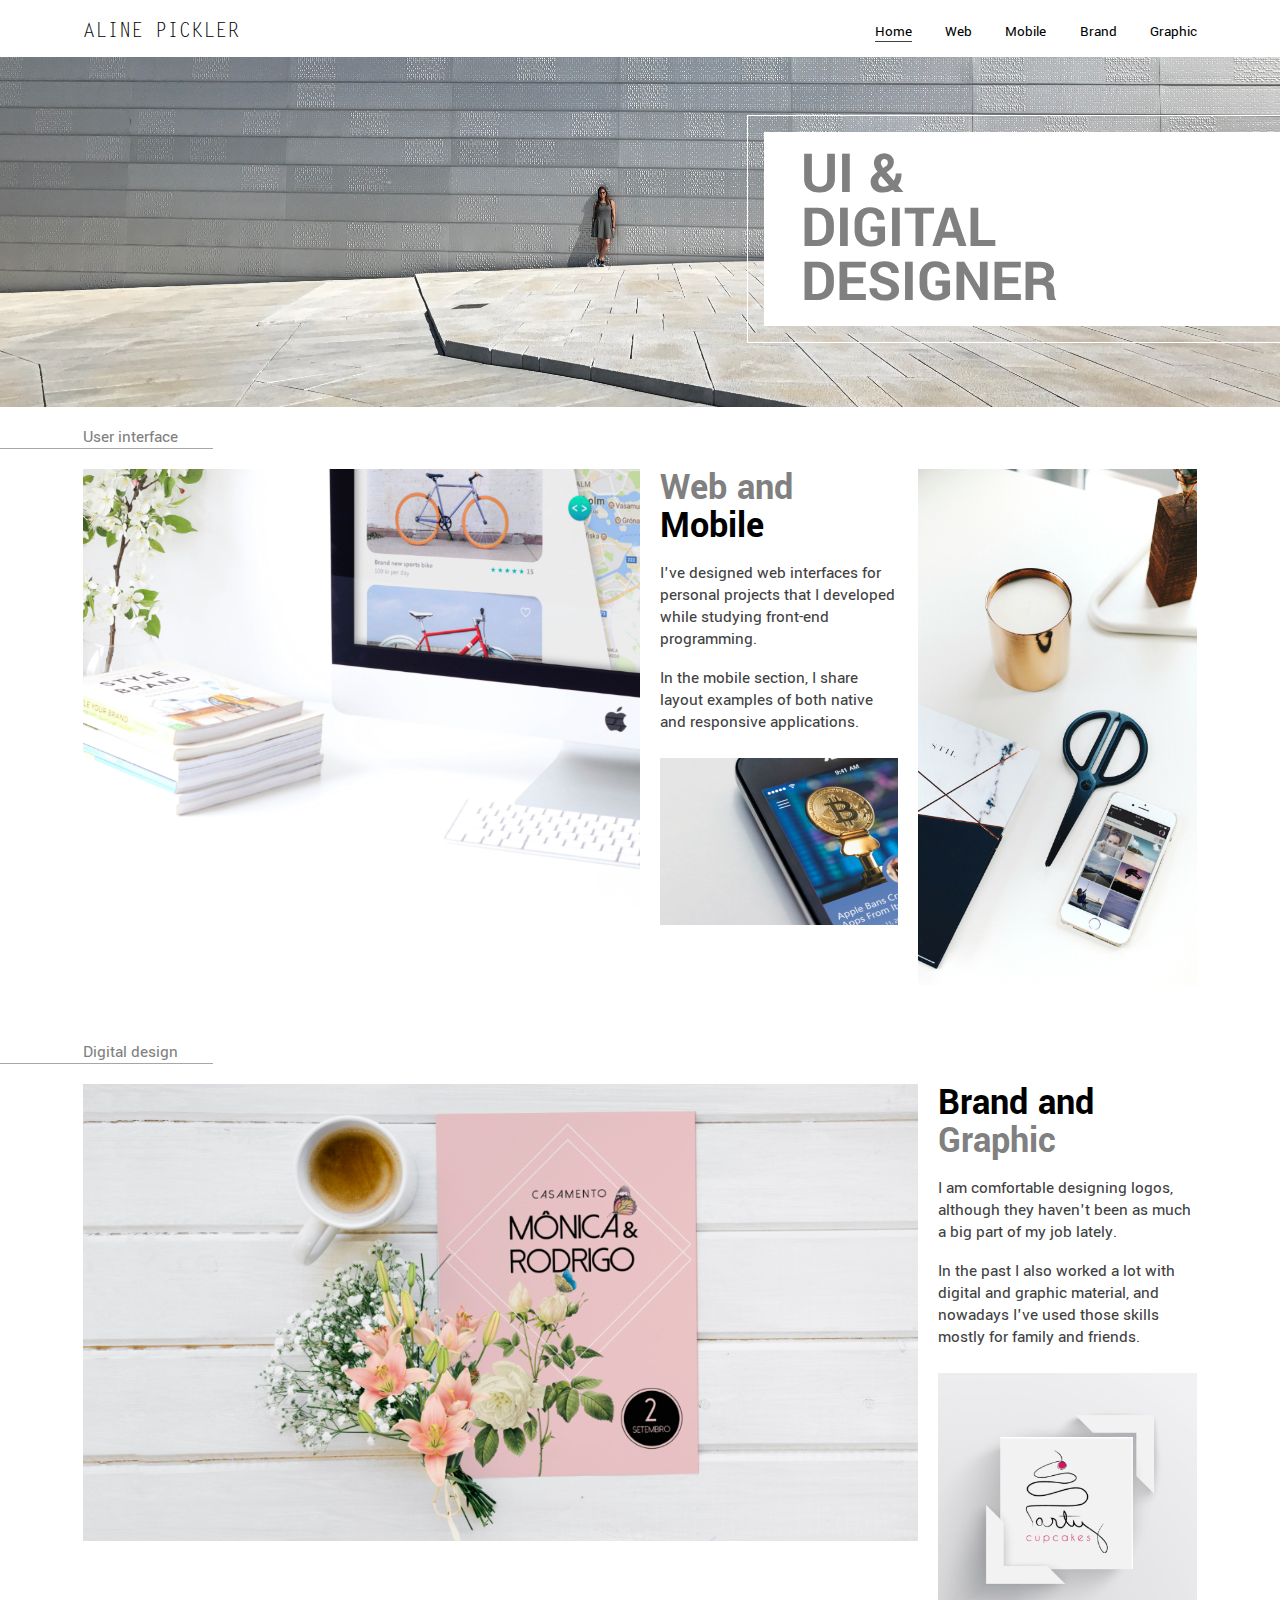
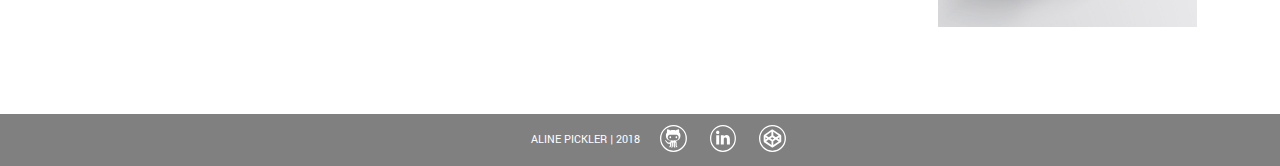
<file: index.html>
<!DOCTYPE html>
<meta charset="utf-8">
<meta name="viewport" content="width=device-width, initial-scale=1.0">

<title>Aline Pickler</title>
<link rel="icon" type="image/png" href="images/index/heart.png" sizes="16x16">

<link rel="stylesheet" href="css/common.css">
<link rel="stylesheet" href="css/menu-mobile.css">
<link rel="stylesheet" href="css/index.css">
<link rel="stylesheet" href="css/index-responsive.css">

<div class="row menu-and-header">
  <a href="index.html">
    <header class="my-name-bg col-4">
      <p class="my-name">Aline Pickler
    </header>
  </a>
  <nav class="menu" class="col-8">
    <a class="menu-item current-page-desktop" href="index.html">Home</a>
    <a class="menu-item" href="web.html">Web</a>
    <a class="menu-item" href="mobile.html">Mobile</a>
    <a class="menu-item" href="brand.html">Brand</a>
    <a class="menu-item" href="print.html">Graphic</a>
  </nav>
</div>

<div class="row">
  <div class="menu-mobile-box">
    <a href="index.html">
      <header class="my-name-bg-mobile">
        <p class="my-name">Aline Pickler
      </header>
    </a>

    <button id="menu-mobile-btn" class="menu-mobile-button">
      <div class="hamburger-menu">
        <div class="bar1"></div>
        <div class="bar2"></div>
        <div class="bar3"></div>
      </div>
    </button>
  </div>

  <nav id="nav-mobile" class="menu-mobile">
    <div class="menu-mobile-item-box">
      <a class="menu-mobile-item current-page" href="index.html">Home</a>
      <a class="menu-mobile-item" href="web.html">Web</a>
      <a class="menu-mobile-item" href="mobile.html">Mobile</a>
      <a class="menu-mobile-item" href="brand.html">Brand</a>
      <a class="menu-mobile-item" href="print.html">Graphic</a>
    </div>
  </nav>
</div>

<main>
    <div class="row">
    <figure class="intro col-12">
      <div class="intro-img-container">
          <img class="intro-img" src="images/index/me.jpg" alt="Aline in a big wall">
          <img class="intro-img-mobile" src="images/index/me-mobile.jpg" alt="Aline in a big wall">
      </div>

      <figcaption class="intro-title-container col-5">
        <div class="intro-title-bg col-12">
          <h1 class="intro-title">ui & digital designer</h1>
        </div>
      </figcaption>
    </figure>
  </div>

  <div class="row margin-top">
      <h2 class="ui-title col-2">User interface</h2>
  </div>

  <div class="row">
    <section class="ui-content col-12">
      <figure class="web-img-box col-6">
        <a href="web.html">
          <img class="web-img" src="images/index/web.jpg" alt="Laptop">
        </a>
      </figure>
      <figure class="web-mobile-img-box col-3">
        <figcaption class="col-12">
          <h3 class="web-mobile-title">Web and <span>Mobile</span></h3>
          <p class="web-mobile-text">I've designed web interfaces for personal projects that I developed while studying front-end programming.
          <p class="web-mobile-text">In the mobile section, I share layout examples of both native and responsive applications.
        </figcaption>
        <div class="mobile-img-box-1 col-12">
        <a href="mobile.html">
          <img class="mobile-img-1" src="images/index/mobile1.jpg" alt="A print on a wood table">
        </a>
        </div>
      </figure>
      <figure class="mobile-img-box-2 col-3">
        <a href="mobile.html">
          <img class="mobile-img-2" src="images/index/mobile.jpg" alt="Cell phone on a table">
        </a>
      </figure>
    </section>
  </div>

  <div class="row">
      <h2 class="ui-title col-2">Digital design</h2>
  </div>

  <div class="row">
    <section class="dd-content col-12">
      <figure class="print-img-box col-9">
        <a href="print.html">
          <img class="print-img" src="images/index/print.jpg" alt="Laptop">
        </a>
      </figure>
      <figure class="print-brand-box col-3">
        <figcaption class="print-brand-text-box col-12">
          <h3 class="print-brand-title">Brand and<span> Graphic</span></h3>
          <p class="print-brand-text">I am comfortable designing logos, although they haven't been as much a big part of my job lately.
          <p class="print-brand-text">In the past I also worked a lot with digital and graphic material, and nowadays I've used those skills mostly for family and friends.
        </figcaption>
        <div class="brand-img-box-1 col-12">
        <a href="brand.html">
          <img class="brand-img-1" src="images/index/logo.jpg" alt="A print on a wood table">
        </a>
        </div>
      </figure>
    </section>
  </div>
</main>

<div class="row">
  <footer class="col-12">
      <p class="col-6 footer-text"> Aline Pickler | 2018
      <figure class="footer-icon-box col-6">
        <a href="https://github.com/alinepickler">
          <img class="footer-icon footer-icon-mobile" src="icons/github-icon.svg" alt="GitHub icon">
        </a>
        <a href="https://www.linkedin.com/in/alinepickler">
          <img class="footer-icon footer-icon-mobile" src="icons/linkedin-icon.svg" alt="Linkedin icon">
        </a>
        <a href="https://codepen.io/alinepickler/">
          <img class="footer-icon footer-icon-mobile" src="icons/codepen-icon.svg" alt="Codepen icon">
        </a>
     </figure>
  </footer>
</div>

<script src="js/mobile-menu.js"></script>
</file>
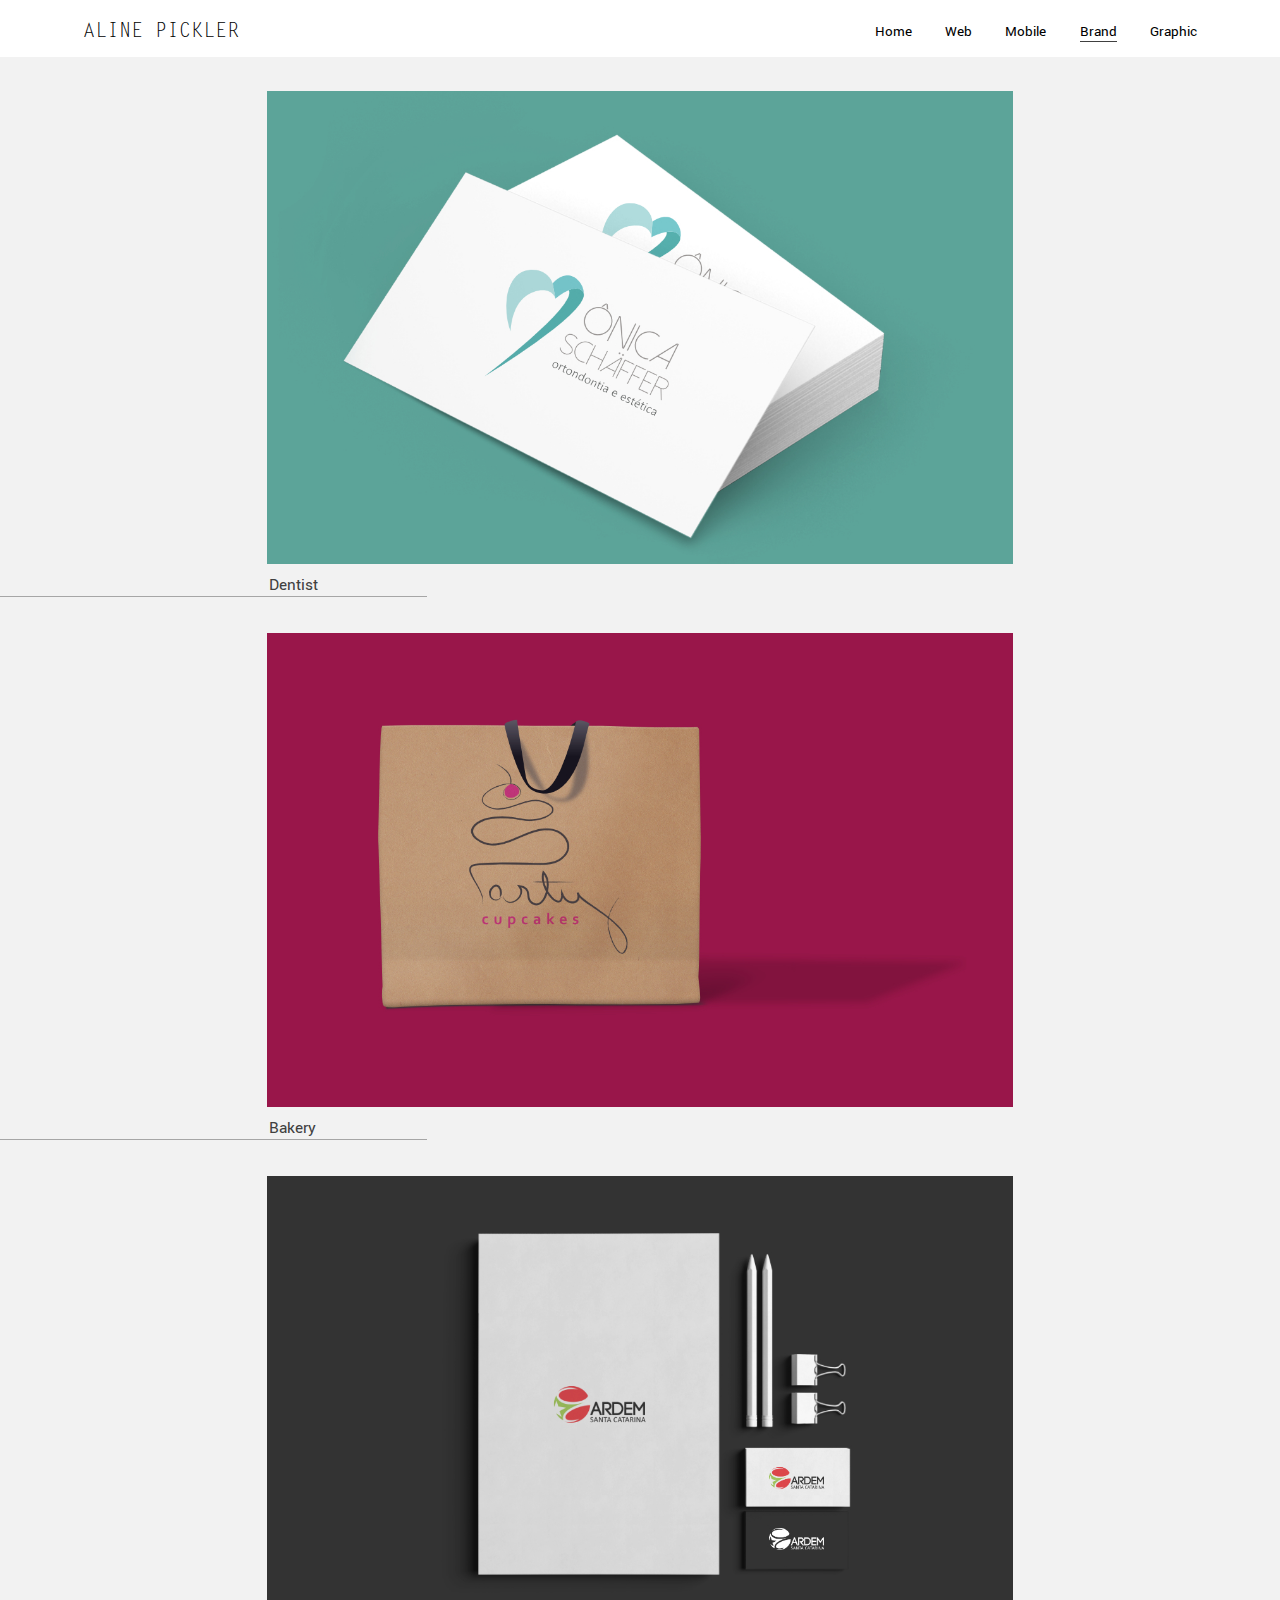
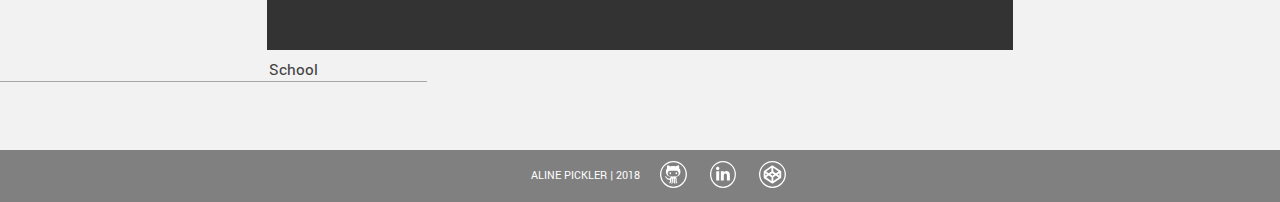
<file: brand.html>
<!DOCTYPE html>
<meta charset="utf-8">
<meta name="viewport" content="width=device-width, initial-scale=1.0">

<title>Brand | Aline Pickler</title>
<link rel="icon" type="image/png" href="images/index/heart.png" sizes="16x16">

<link rel="stylesheet" href="css/common.css">
<link rel="stylesheet" href="css/menu-mobile.css">
<link rel="stylesheet" href="css/common-internal-pages.css">
<link rel="stylesheet" href="css/common-internal-pages-responsive.css">

<div class="row menu-and-header">
  <a href="index.html">
    <header class="my-name-bg col-4">
      <p class="my-name">Aline Pickler
    </header>
  </a>
  <nav class="menu" class="col-8">
    <a class="menu-item" href="index.html">Home</a>
    <a class="menu-item" href="web.html">Web</a>
    <a class="menu-item" href="mobile.html">Mobile</a>
    <a class="menu-item current-page-desktop" href="brand.html">Brand</a>
    <a class="menu-item" href="print.html">Graphic</a>
  </nav>
</div>

<div class="row">
  <div class="menu-mobile-box">
    <button id="menu-mobile-btn" class="menu-mobile-button">
      <div class="hamburger-menu">
        <div class="bar1"></div>
        <div class="bar2"></div>
        <div class="bar3"></div>
      </div>
    </button>

    <a href="index.html">
      <header class="my-name-bg-mobile">
        <p class="my-name">Aline Pickler
      </header>
    </a>
  </div>

  <nav id="nav-mobile" class="menu-mobile">
    <div class="menu-mobile-item-box">
      <a class="menu-mobile-item" href="index.html">home</a>
      <a class="menu-mobile-item" href="web.html">web</a>
      <a class="menu-mobile-item" href="mobile.html">mobile</a>
      <a class="menu-mobile-item current-page" href="brand.html">brand</a>
      <a class="menu-mobile-item" href="print.html">graphic</a>
    </div>
  </nav>
</div>

<main class="grey-bg">
  <div class="row">
      <figure class="img-box col-7">
          <img src="images/brand/dentist.jpg" alt="Dentist logo">
      </figure>
  </div>

  <div class="row">
      <h2 class="img-title col-4">Dentist</h2>
  </div>

  <div class="row">
      <figure class="img-box col-7">
          <img src="images/brand/bakery.jpg" alt="Bakery logo">
      </figure>
  </div>

  <div class="row">
      <h2 class="img-title col-4">Bakery</h2>
  </div>

  <div class="row">
      <figure class="img-box col-7">
          <img src="images/brand/school.jpg" alt="School logo">
      </figure>
  </div>

  <div class="row">
      <h2 class="img-title col-4">School</h2>
  </div>
</main>

<div class="row">
  <footer class="col-12">
      <p class="col-6 footer-text"> Aline Pickler | 2018
      <figure class="footer-icon-box col-6">
        <a href="https://github.com/alinepickler">
          <img class="footer-icon footer-icon-mobile" src="icons/github-icon.svg" alt="GitHub icon">
        </a>
        <a href="https://www.linkedin.com/in/alinepickler">
          <img class="footer-icon footer-icon-mobile" src="icons/linkedin-icon.svg" alt="Linkedin icon">
        </a>
        <a href="https://codepen.io/alinepickler/">
          <img class="footer-icon footer-icon-mobile" src="icons/codepen-icon.svg" alt="Codepen icon">
        </a>
     </figure>
  </footer>
</div>

<script src="js/mobile-menu.js"></script>
</file>
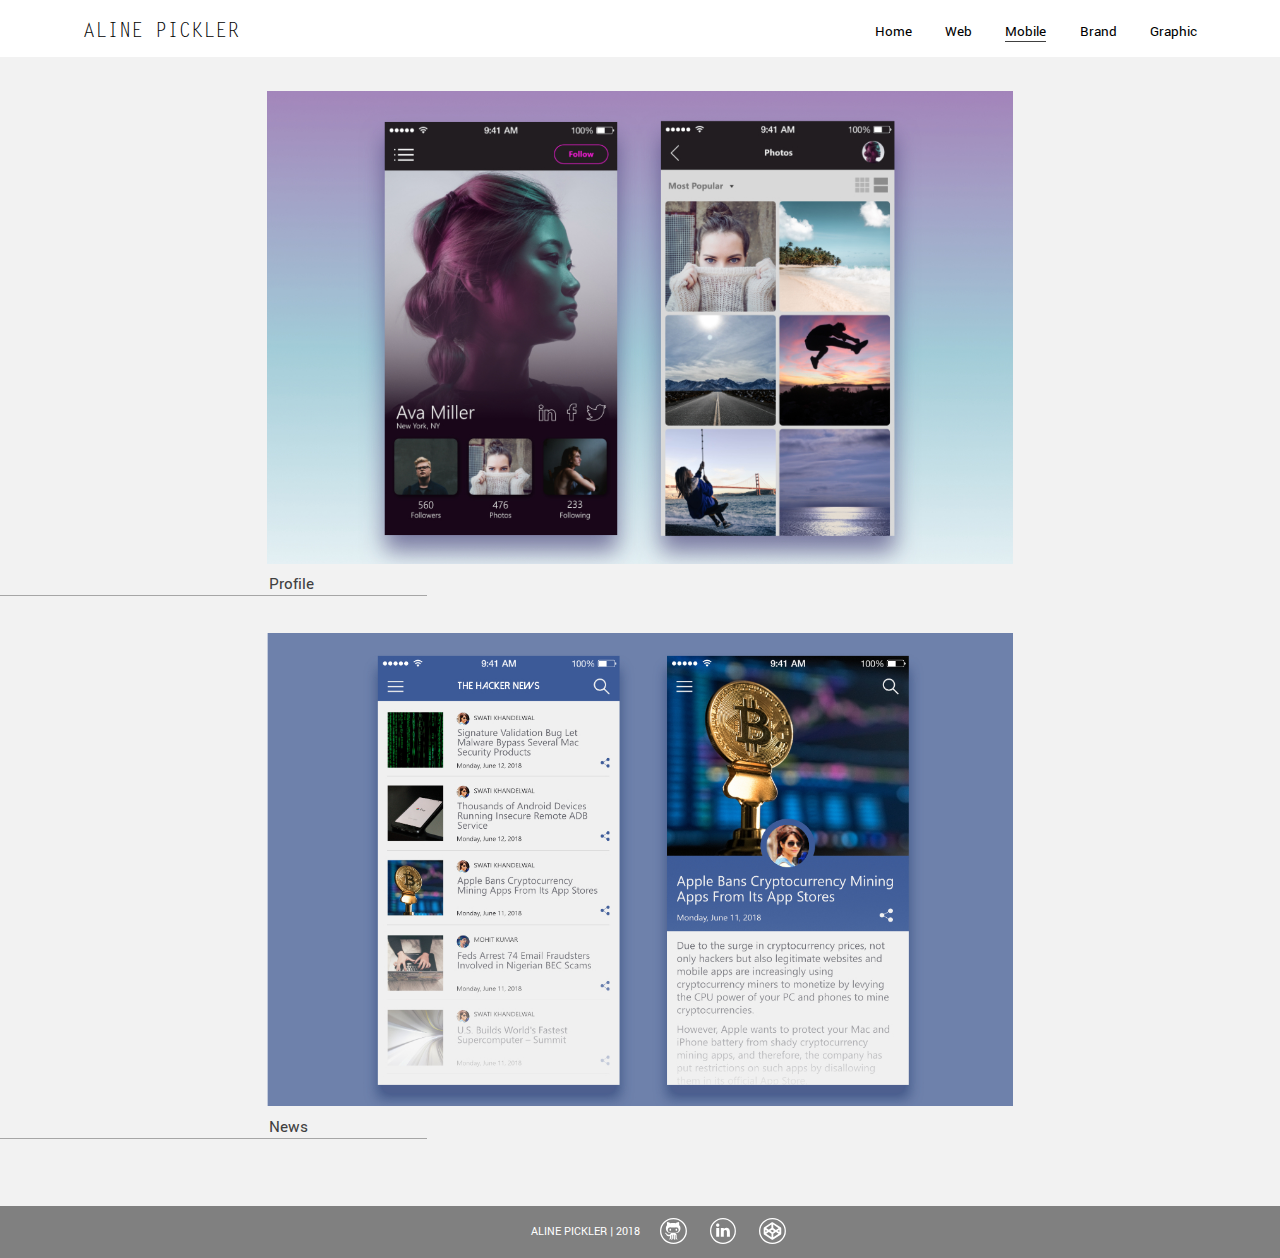
<file: mobile.html>
<!DOCTYPE html>
<meta charset="utf-8">
<meta name="viewport" content="width=device-width, initial-scale=1.0">

<title>Mobile | Aline Pickler</title>
<link rel="icon" type="image/png" href="images/index/heart.png" sizes="16x16">

<link rel="stylesheet" href="css/common.css">
<link rel="stylesheet" href="css/menu-mobile.css">
<link rel="stylesheet" href="css/common-internal-pages.css">
<link rel="stylesheet" href="css/common-internal-pages-responsive.css">


<div class="row menu-and-header">
  <a href="index.html">
    <header class="my-name-bg col-4">
      <p class="my-name">Aline Pickler
    </header>
  </a>
  <nav class="menu" class="col-8">
    <a class="menu-item" href="index.html">Home</a>
    <a class="menu-item" href="web.html">Web</a>
    <a class="menu-item current-page-desktop" href="mobile.html">Mobile</a>
    <a class="menu-item" href="brand.html">Brand</a>
    <a class="menu-item" href="print.html">Graphic</a>
  </nav>
</div>

<div class="row">
  <div class="menu-mobile-box">
    <button id="menu-mobile-btn" class="menu-mobile-button">
      <div class="hamburger-menu">
        <div class="bar1"></div>
        <div class="bar2"></div>
        <div class="bar3"></div>
      </div>
    </button>

    <a href="index.html">
      <header class="my-name-bg-mobile">
        <p class="my-name">Aline Pickler
      </header>
    </a>
  </div>

  <nav id="nav-mobile" class="menu-mobile">
    <div class="menu-mobile-item-box">
      <a class="menu-mobile-item" href="index.html">home</a>
      <a class="menu-mobile-item" href="web.html">web</a>
      <a class="menu-mobile-item current-page" href="mobile.html">mobile</a>
      <a class="menu-mobile-item" href="brand.html">brand</a>
      <a class="menu-mobile-item" href="print.html">graphic</a>
    </div>
  </nav>
</div>

<main class="grey-bg">
  <div class="row">
      <figure class="img-box col-7">
          <img src="images/mobile/profile.jpg" alt="Profile interface">
      </figure>
  </div>

  <div class="row">
      <h2 class="img-title col-4">Profile</h2>
  </div>

  <div class="row">
      <figure class="img-box col-7">
          <img src="images/mobile/news.jpg" alt="News interface">
      </figure>
  </div>

  <div class="row">
      <h2 class="img-title col-4">News</h2>
  </div>
</main>

<div class="row">
  <footer class="col-12">
      <p class="col-6 footer-text"> Aline Pickler | 2018
      <figure class="footer-icon-box col-6">
        <a href="https://github.com/alinepickler">
          <img class="footer-icon footer-icon-mobile" src="icons/github-icon.svg" alt="GitHub icon">
        </a>
        <a href="https://www.linkedin.com/in/alinepickler">
          <img class="footer-icon footer-icon-mobile" src="icons/linkedin-icon.svg" alt="Linkedin icon">
        </a>
        <a href="https://codepen.io/alinepickler/">
          <img class="footer-icon footer-icon-mobile" src="icons/codepen-icon.svg" alt="Codepen icon">
        </a>
     </figure>
  </footer>
</div>

<script src="js/mobile-menu.js"></script>
</file>
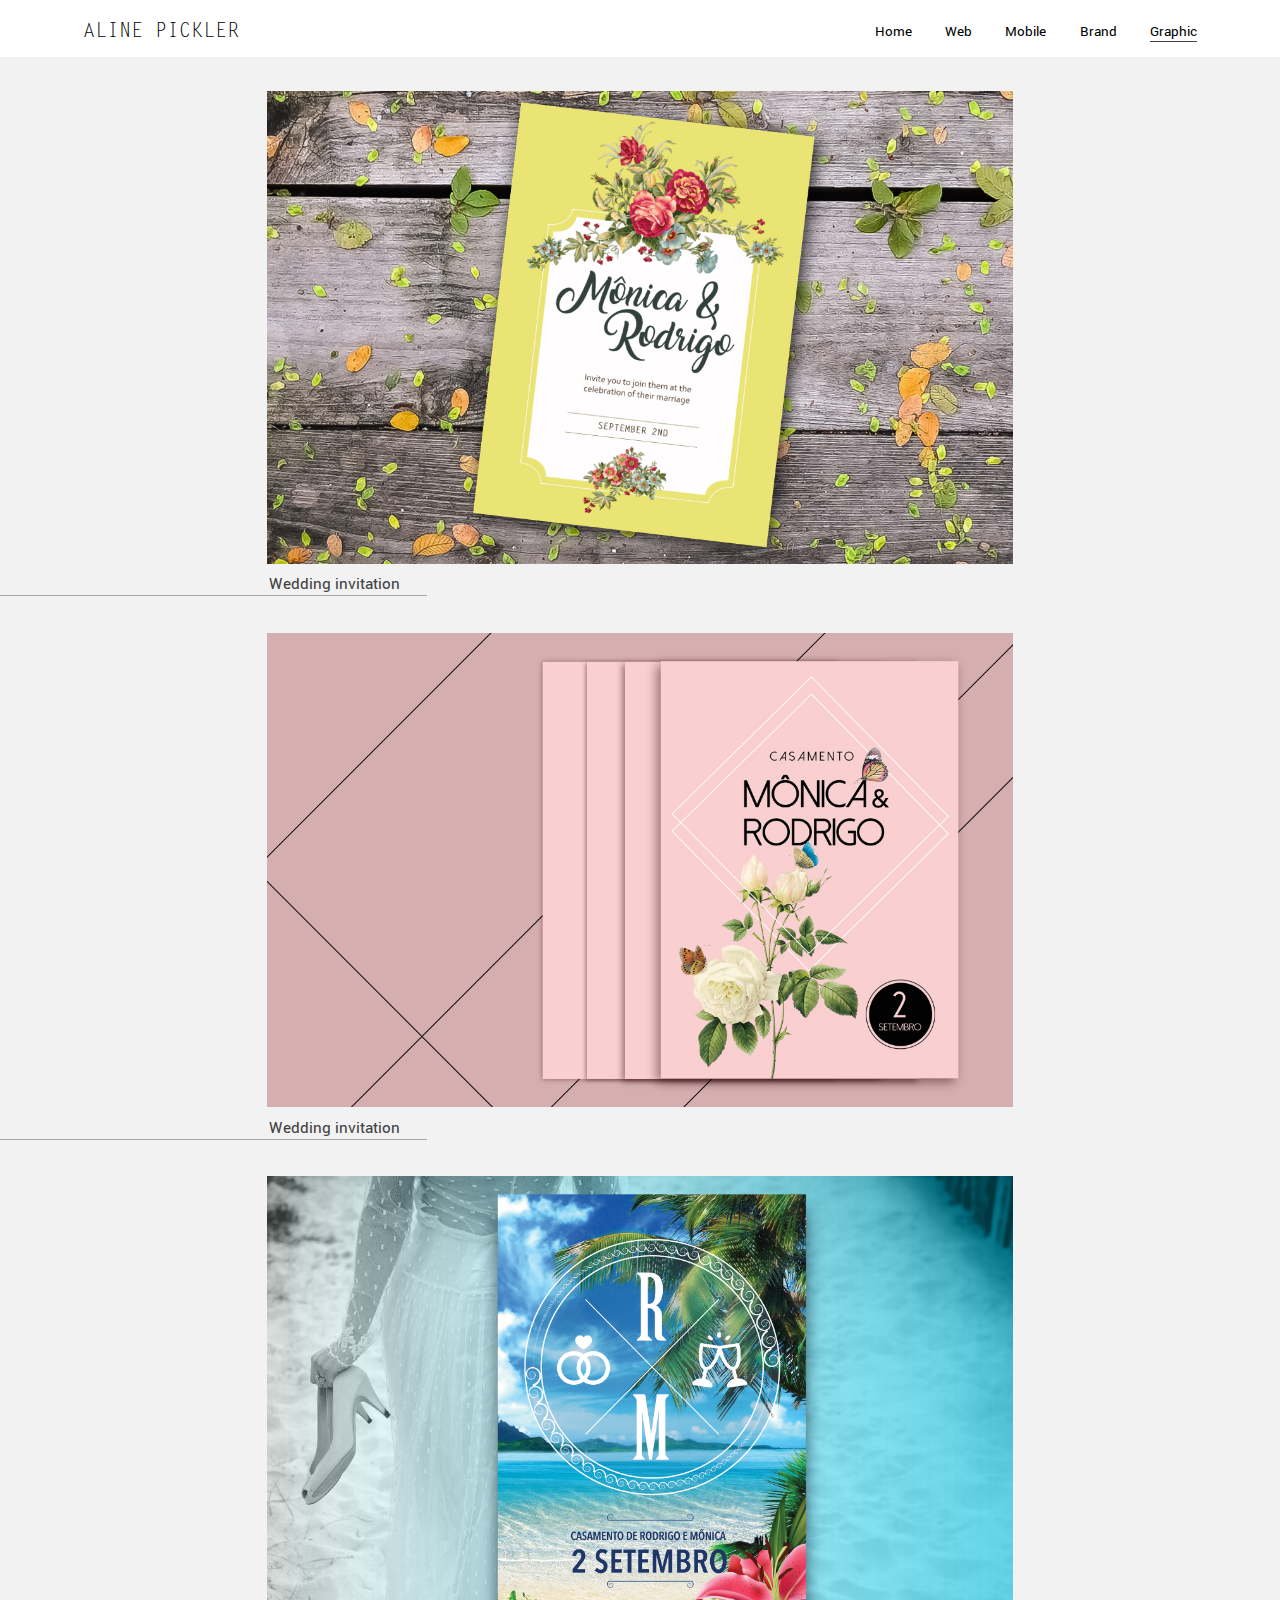
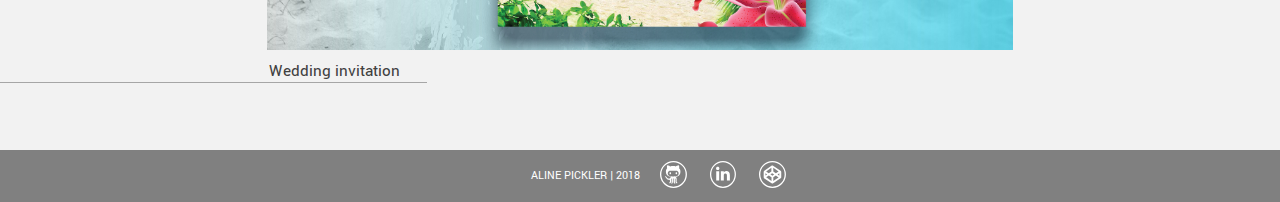
<file: print.html>
<!DOCTYPE html>
<meta charset="utf-8">
<meta name="viewport" content="width=device-width, initial-scale=1.0">

<title>Graphic | Aline Pickler</title>
<link rel="icon" type="image/png" href="images/index/heart.png" sizes="16x16">

<link rel="stylesheet" href="css/common.css">
<link rel="stylesheet" href="css/menu-mobile.css">
<link rel="stylesheet" href="css/common-internal-pages.css">
<link rel="stylesheet" href="css/common-internal-pages-responsive.css">

<div class="row menu-and-header">
  <a href="index.html">
    <header class="my-name-bg col-4">
      <p class="my-name">Aline Pickler
    </header>
  </a>
  <nav class="menu" class="col-8">
    <a class="menu-item" href="index.html">Home</a>
    <a class="menu-item" href="web.html">Web</a>
    <a class="menu-item" href="mobile.html">Mobile</a>
    <a class="menu-item" href="brand.html">Brand</a>
    <a class="menu-item current-page-desktop" href="print.html">Graphic</a>
  </nav>
</div>

<div class="row">
  <div class="menu-mobile-box">
    <button id="menu-mobile-btn" class="menu-mobile-button">
      <div class="hamburger-menu">
        <div class="bar1"></div>
        <div class="bar2"></div>
        <div class="bar3"></div>
      </div>
    </button>

    <a href="index.html">
      <header class="my-name-bg-mobile">
        <p class="my-name">Aline Pickler
      </header>
    </a>
  </div>

  <nav id="nav-mobile" class="menu-mobile">
    <div class="menu-mobile-item-box">
      <a class="menu-mobile-item" href="index.html">home</a>
      <a class="menu-mobile-item" href="web.html">web</a>
      <a class="menu-mobile-item" href="mobile.html">mobile</a>
      <a class="menu-mobile-item" href="brand.html">brand</a>
      <a class="menu-mobile-item current-page" href="print.html">graphic</a>
    </div>
  </nav>
</div>

<main class="grey-bg">
  <div class="row">
      <figure class="img-box col-7">
          <img src="images/print/wedding1.jpg" alt="Wedding invitation">
      </figure>
  </div>

  <div class="row">
      <h2 class="img-title col-4">Wedding invitation</h2>
  </div>

  <div class="row">
      <figure class="img-box col-7">
          <img src="images/print/wedding2.jpg" alt="Wedding invitation">
      </figure>
  </div>

  <div class="row">
      <h2 class="img-title col-4">Wedding invitation</h2>
  </div>

  <div class="row">
      <figure class="img-box col-7">
          <img src="images/print/wedding3.jpg" alt="Wedding invitation">
      </figure>
  </div>

  <div class="row">
      <h2 class="img-title col-4">Wedding invitation</h2>
  </div>
</main>

<div class="row">
  <footer class="col-12">
      <p class="col-6 footer-text"> Aline Pickler | 2018
      <figure class="footer-icon-box col-6">
        <a href="https://github.com/alinepickler">
          <img class="footer-icon footer-icon-mobile" src="icons/github-icon.svg" alt="GitHub icon">
        </a>
        <a href="https://www.linkedin.com/in/alinepickler">
          <img class="footer-icon footer-icon-mobile" src="icons/linkedin-icon.svg" alt="Linkedin icon">
        </a>
        <a href="https://codepen.io/alinepickler/">
          <img class="footer-icon footer-icon-mobile" src="icons/codepen-icon.svg" alt="Codepen icon">
        </a>
     </figure>
  </footer>
</div>

<script src="js/mobile-menu.js"></script>
</file>
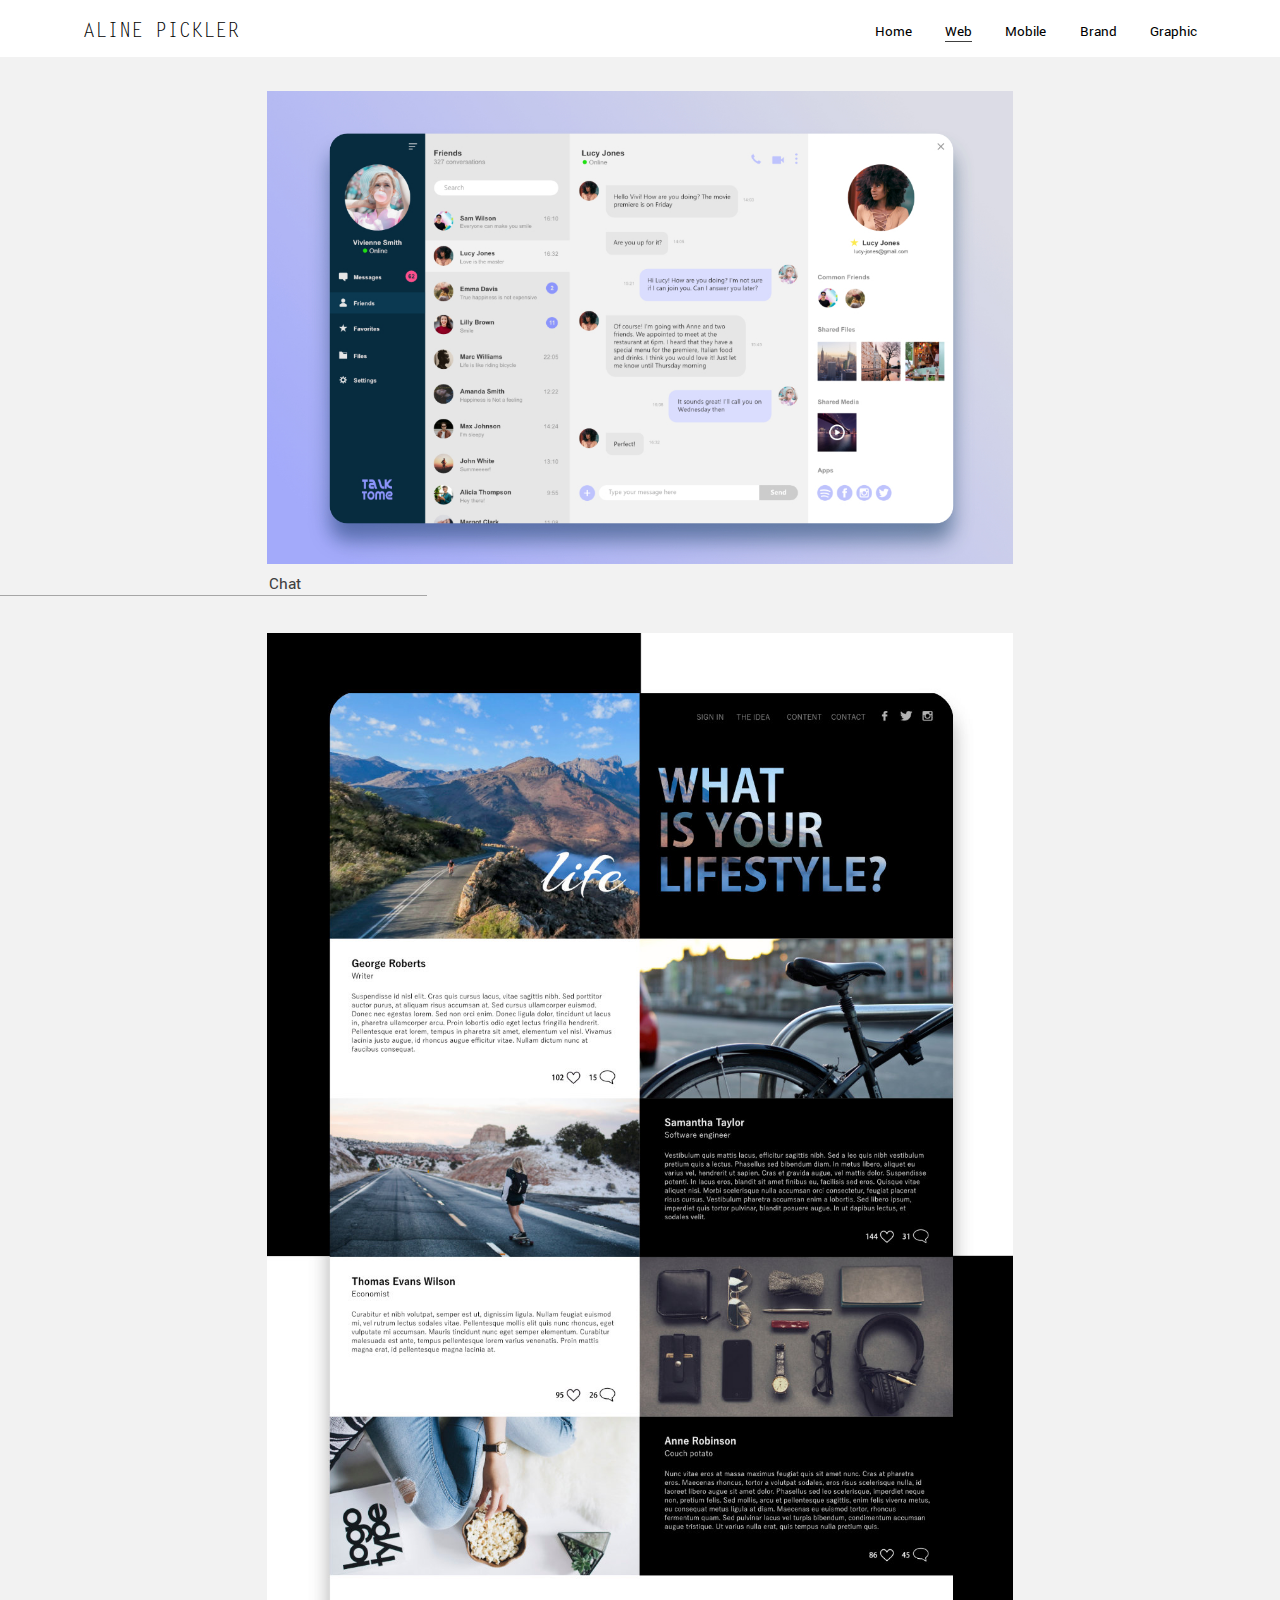
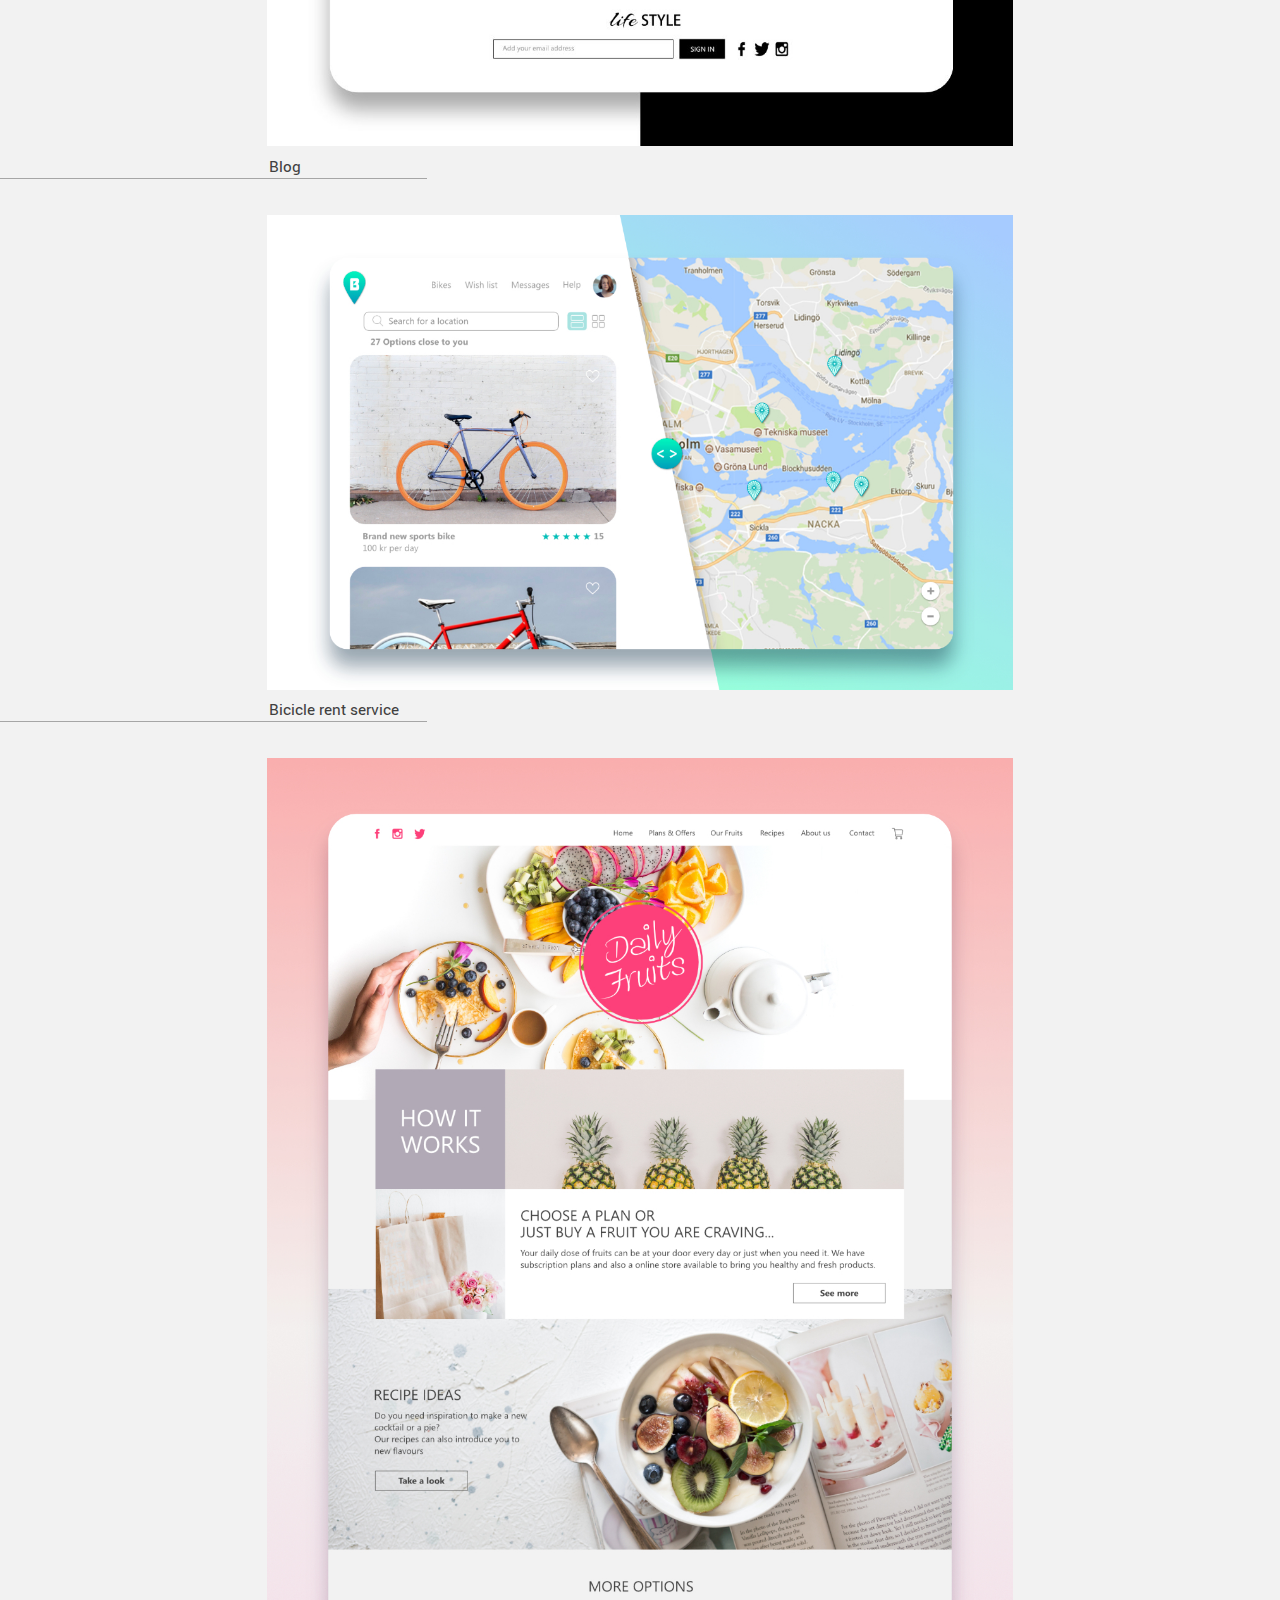
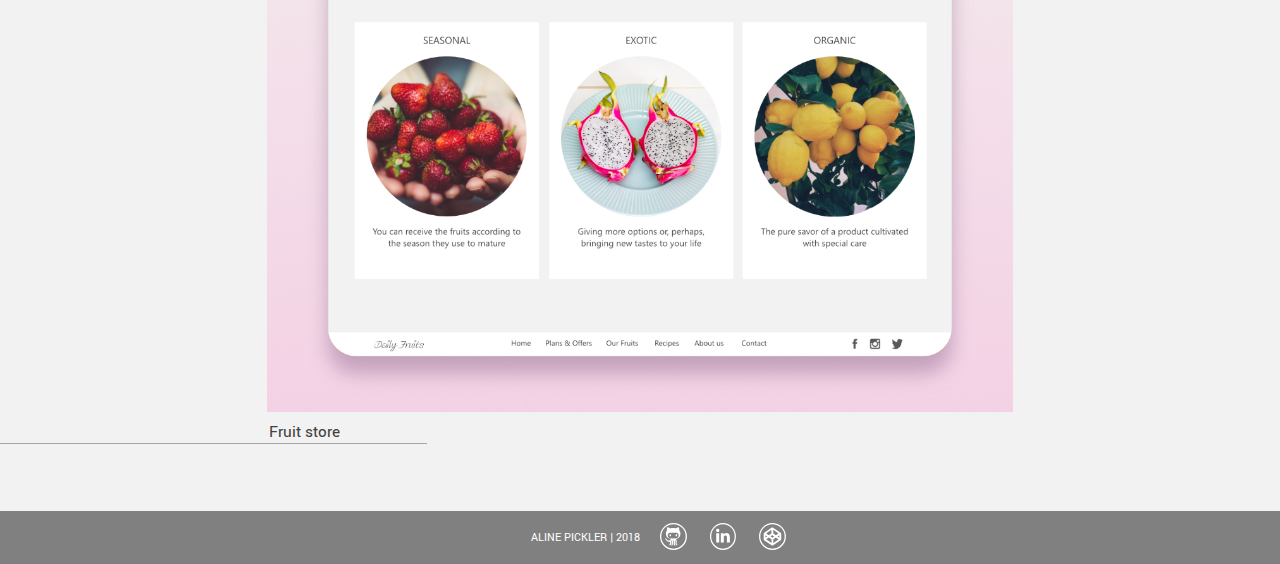
<file: web.html>
<!DOCTYPE html>
<meta charset="utf-8">
<meta name="viewport" content="width=device-width, initial-scale=1.0">

<title>Web | Aline Pickler</title>
<link rel="icon" type="image/png" href="images/index/heart.png" sizes="16x16">

<link rel="stylesheet" href="css/common.css">
<link rel="stylesheet" href="css/menu-mobile.css">
<link rel="stylesheet" href="css/common-internal-pages.css">
<link rel="stylesheet" href="css/common-internal-pages-responsive.css">

<div class="row menu-and-header">
  <a href="index.html">
    <header class="my-name-bg col-4">
      <p class="my-name">Aline Pickler
    </header>
  </a>
  <nav class="menu" class="col-8">
    <a class="menu-item" href="index.html">Home</a>
    <a class="menu-item current-page-desktop" href="web.html">Web</a>
    <a class="menu-item" href="mobile.html">Mobile</a>
    <a class="menu-item" href="brand.html">Brand</a>
    <a class="menu-item" href="print.html">Graphic</a>
  </nav>
</div>

<div class="row">
  <div class="menu-mobile-box">
    <button id="menu-mobile-btn" class="menu-mobile-button">
      <div class="hamburger-menu">
        <div class="bar1"></div>
        <div class="bar2"></div>
        <div class="bar3"></div>
      </div>
    </button>

    <a href="index.html">
      <header class="my-name-bg-mobile">
        <p class="my-name">Aline Pickler
      </header>
    </a>
  </div>

  <nav id="nav-mobile" class="menu-mobile">
    <div class="menu-mobile-item-box">
      <a class="menu-mobile-item" href="index.html">home</a>
      <a class="menu-mobile-item current-page" href="web.html">web</a>
      <a class="menu-mobile-item" href="mobile.html">mobile</a>
      <a class="menu-mobile-item" href="brand.html">brand</a>
      <a class="menu-mobile-item" href="print.html">graphic</a>
    </div>
  </nav>
</div>

<main class="grey-bg">
  <div class="row">
      <figure class="img-box col-7">
          <img src="images/web/chat.jpg" alt="Chat interface">
      </figure>
  </div>

  <div class="row">
      <h2 class="img-title col-4">Chat</h2>
  </div>

  <div class="row">
      <figure class="img-box col-7">
          <img src="images/web/blog.jpg" alt="Blog interface">
      </figure>
  </div>

  <div class="row">
      <h2 class="img-title col-4">Blog</h2>
  </div>

  <div class="row">
      <figure class="img-box col-7">
          <img src="images/web/bike.jpg" alt="Interace for bicicle short-term rent service">
      </figure>
  </div>

  <div class="row">
      <h2 class="img-title col-4">Bicicle rent service</h2>
  </div>

  <div class="row">
      <figure class="img-box col-7">
          <img src="images/web/fruits.jpg" alt="Online fruit store interface">
      </figure>
  </div>

  <div class="row">
      <h2 class="img-title col-4">Fruit store</h2>
  </div>
</main>

<div class="row">
  <footer class="col-12">
      <p class="col-6 footer-text"> Aline Pickler | 2018
      <figure class="footer-icon-box col-6">
        <a href="https://github.com/alinepickler">
          <img class="footer-icon footer-icon-mobile" src="icons/github-icon.svg" alt="GitHub icon">
        </a>
        <a href="https://www.linkedin.com/in/alinepickler">
          <img class="footer-icon footer-icon-mobile" src="icons/linkedin-icon.svg" alt="Linkedin icon">
        </a>
        <a href="https://codepen.io/alinepickler/">
          <img class="footer-icon footer-icon-mobile" src="icons/codepen-icon.svg" alt="Codepen icon">
        </a>
     </figure>
  </footer>
</div>

<script src="js/mobile-menu.js"></script>
</file>
<file: css/common.css>
@import url('https://fonts.googleapis.com/css?family=Yantramanav:400,700');

@font-face {
    font-family: LetterGothic;
    src: url(fonts/LetterGothicStdMedium.ttf);
}

* {
  box-sizing: border-box;
}

html {
  font-size: 1.3vw;
}

body {
  font-family: 'Yantramanav', sans-serif;
  color: #404040;
  background: white;
  margin: 0;
  position: relative;
}

.menu-and-header {
  margin: 1.2rem 5rem 0.8rem 5rem;
}

nav.menu {
  display: flex;
  justify-content: flex-end;
}

.menu-item {
  text-decoration: none;
  text-align: right;
  font-size: 0.9rem;
  color: black;
  margin: 0.1rem 0 0 2rem;
}

a.menu-item:hover {
  border-bottom: 0.06rem solid  #D9D9D9;
}

.grey-bg {
  background-color: #F2F2F2;
}

.my-name-bg {
  position: relative;
  z-index: 3;
}

.my-name {
  font-family: LetterGothic;
  font-size: 1.2em;
  color: black;
  text-transform: uppercase;
  margin:0;
}

main {
  margin: 0;
  padding: 0 0 5% 0;
}

footer {
  position: relative;
  display: inline-block;
  margin-bottom: 0;
  padding: 0.4rem 5rem;
  text-align: right;
  text-transform: uppercase;
  font-size: 0.7em;
  color: white;
  background-color: grey;
}

.footer-icon-box {
 margin: 0;
 text-align: left;
 text-decoration: none;
}

.footer-icon-box a {
 text-decoration: none;
}

.footer-icon {
  width: 1.6rem;
  margin: 0.3rem 0 0.2rem 1.2rem;
}

@media only screen and (min-width: 320px) and (max-width: 780px) {
  footer {
    font-size: 2em;
  }
}

.row::after {
    content: "";
    clear: both;
    display: table;
}

[class*="col-"] {
    float: left;
}

/* For mobile phones: */
@media only screen and (min-width: 320px) and (max-width: 780px) {
  [class*="col-"] {
      width: 100%;
  }
}

@media only screen and (min-width: 780px) {
    /* For desktop: */
    .col-1 {width: 8.33%;}
    .col-2 {width: 16.66%;}
    .col-3 {width: 25%;}
    .col-4 {width: 33.33%;}
    .col-5 {width: 41.66%;}
    .col-6 {width: 50%;}
    .col-7 {width: 58.33%;}
    .col-8 {width: 66.66%;}
    .col-9 {width: 75%;}
    .col-10 {width: 83.33%;}
    .col-11 {width: 91.66%;}
    .col-12 {width: 100%;}
}
</file>
<file: css/menu-mobile.css>
.menu-mobile-box {
  display: none;
}

@media only screen and (min-width: 320px) and (max-width: 780px) {
  .menu-and-header {
    display: none;
  }
}

@media only screen and (min-width: 320px) and (max-width: 780px) {
  .menu-mobile-box {
    display: inline-block;
    width: 100%;
    height: 12rem;
    margin: 0;
    padding: 3rem 5rem;
    background-color: white;
    position: fixed;
    z-index: 8;
  }

  .menu-mobile-button {
    display: inline-block;
    position: relative;
    cursor: pointer;
    border: none;
    background-color: white;
    float: right;
  }

  .bar1, .bar2, .bar3 {
    width: 8rem;
    height: 0.3rem;
    background-color: #333;
    margin: 1.4rem 0;
    transition: 0.3s;
  }

  .change .bar1 {
      -webkit-transform: rotate(-45deg) translate(-1.2rem, 1.2rem) ;
      transform: rotate(-45deg) translate(-1.2rem, 1.2rem) ;
  }

  .change .bar2 {opacity: 0;}

  .change .bar3 {
      -webkit-transform: rotate(45deg) translate(-1.2rem, -1.2rem) ;
      transform: rotate(45deg) translate(-1.2rem, -1.2rem) ;
  }

  .my-name-bg-mobile {
    display: inline-block;
    position: relative;
    padding-top: 2rem;
  }

  .my-name {
    font-size: 3rem;
  }
}

.menu-mobile {
  display: none;
  width: 100%;
  height: 100%;
  background-color: white;
  opacity: 0.95;
  position: fixed;
  margin: 0;
  z-index: 7;
}

.menu-mobile-item-box {
  margin-top: 12rem;
  padding: 10rem;
}

.menu-mobile-item {
  width: 95%;
  text-decoration: none;
  text-transform: capitalize;
  display: block;
  margin: 8% 5% 0 3%;
  font-size: 4em;
  color: black;
  padding: 0 8% 2% 5%;
  border-bottom: .01em solid black;
  transition: width 2s;
}

.current-page {
  font-weight: bold;
}

.menu-mobile-item:active {
  font-weight: bold;
}

.show  {
  display:block;
}
</file>
<file: css/index.css>
.current-page-desktop {
  border-bottom: 0.06rem solid  #404040;
}

.intro {
  margin: 0;
  position: relative;
}

.intro-img-mobile {
  display: none;
}

.intro-img-container {
  z-index: 1;
  position: absolute;
}

.intro-img {
  width: 100%;
}

.intro-title-container {
  position: relative;
  margin-top: 3.5rem;
  border-top: 0.1em solid white;
  border-left: 0.1em solid white;
  border-bottom: 0.1em solid white;
  float: right;
  z-index: 3;
}

.intro-title-bg {
  text-decoration: none;
  background-color: white;
  margin: 3% auto 3% 3%;
  padding: 3% 0 3% 7%;
}

.intro-title {
  width: 50%;
  color: grey;
  text-transform: uppercase;
  font-weight: bold;
  line-height: 90%;
  font-size: 3.6em;
  margin: 0;
}

.margin-top {
  margin-top: 3rem;
}

.ui-title {
  margin: 2rem auto 0.2rem 0;
  padding-left: 5rem;
  border-bottom: 0.06rem solid #A6A6A6;
  font-size: 1rem;
  font-weight: normal;
  color: grey;
}

.ui-content {
  padding: 1rem 5rem;
}

.web-img-box {
  margin: 0;
}

.web-img {
  width: 100%;
}

.web-mobile-img-box {
  padding: 0 1.2rem;
  margin: 0;
}

.web-mobile-title {
  width: 70%;
  font-size: 2.3rem;
  line-height: 2.3rem;
  color: grey;
  margin: 0;
}

.web-mobile-title span {
  color: black;
}

.web-mobile-text {
  margin: 1rem 0 0 0;
}

.mobile-img-box-1 {
  margin-top: 1.5rem;
}

.mobile-img-1 {
  width: 100%;
}

.mobile-img-box-2 {
  margin: 0;
}

.mobile-img-2 {
  width: 100%;
}

.dd-title-box {
  border-bottom: 0.07rem solid grey;
  margin-top: 2rem;
}

.dd-title {
  margin: 3rem auto 0.2rem 5rem;
  font-size: 1.2rem;
  font-weight: normal;
  color: grey;
}

.dd-content {
  padding: 1rem 5rem;
}

.print-img-box {
  margin: 0;
}

.print-img {
  width: 100%;
}

.print-brand-box {
  padding: 0 0 0 1.2rem;
  margin: 0;
}

.print-brand-title {
  width: 70%;
  font-size: 2.3rem;
  line-height: 2.3rem;
  color: black;
  margin: 0;
}

.print-brand-title span {
  color: grey;
}

.print-brand-text {
  margin: 1rem 0 0 0;
}

.brand-img-box-1 {
  margin-top: 1.5rem;
}

.brand-img-1 {
  width: 100%;
}
</file>
<file: css/index-responsive.css>
@media only screen and (min-width: 320px) and (max-width: 780px) {
  body {
    margin: 0;
  }

  main {
    margin: 12rem 0 0 0;
  }

  .intro {
    margin-top: 0;
    position: relative;
    z-index: 1;
  }

  .intro-img {
    display: none;
  }

  .intro-img-mobile {
    display: block;
    width: 100%;
  }

  .intro-title-container {
    width: 45%;
    margin-top: 6rem;
    border-top: 0.25em solid white;
    border-left: 0.25em solid white;
    border-bottom: 0.25em solid white;
  }

  .intro-title-bg {
    margin: 2rem auto 2rem 2rem;
    padding: 2rem 0 2rem 3rem;
  }

  .intro-title {
    font-size: 5rem;
  }

  .margin-top {
    margin-top: 6rem;
  }

  .ui-title {
    width: 50%;
    padding-bottom: 0.2rem;
    margin: 5rem auto 2rem 0;
    font-size: 2.8rem;
  }

  .web-mobile-img-box {
    width: 55%;
    padding: 0 3rem 0 0;
  }

  .web-mobile-title {
    font-size: 5rem;
    line-height: 5rem;
    padding: 2rem 0 2rem 0;
  }

  .web-mobile-text {
    margin: 0;
    padding-bottom: 2rem;
    font-size: 2.8rem;
  }

  .mobile-img-box-1 {
    width: 100%;
    margin-top: 2rem;
  }

  .mobile-img-box-2 {
    width: 45%;
    margin: 12rem 0 0 0;
  }

  .print-brand-box {
    padding: 0;
  }

  .print-brand-text-box {
    width: 55%;
    padding: 0 3rem 0 0;
  }

  .print-brand-title {
    width: 70%;
    font-size: 5rem;
    line-height: 5rem;
    padding: 2rem 0 2rem 0;
  }

  .print-brand-text {
    margin: 0;
    padding-bottom: 2rem;
    font-size: 2.8rem;
  }

  .brand-img-box-1 {
    width: 45%;
    margin: 3rem 0 0 0;
  }

  .footer-text {
    width: 50%;
    margin-top: 3rem;
    text-align: center;
    font-size: 2.5rem;
  }

  .footer-icon-box {
    width: 50%;
  }

  .footer-icon {
    width: 5rem;
    margin:1.5rem 0 1.5rem 5rem;
    text-align: center;
  }
}
</file>
<file: css/common-internal-pages.css>
.current-page-desktop {
  border-bottom: 0.06rem solid  #404040;
}

.img-title {
  margin: 0.2rem auto 0.2rem 0;
  padding-left: 21%;
  border-bottom: 0.06rem solid #A6A6A6;
  font-size: 1rem;
  font-weight: normal;
}

.img-box {
  float: none;
  display: block;
  margin: 0 auto;
  padding: 2rem 0 0 0;
}

img {
  width: 100%;
}
</file>
<file: css/common-internal-pages-responsive.css>
@media only screen and (min-width: 320px) and (max-width: 780px) {
  body {
    margin: 0;
  }

  main {
    margin: 12rem 0 0 0;
    padding-bottom: 8rem;
  }

  .img-box {
    width: 90%;
    float: none;
    display: block;
    padding: 5rem 0 0 0;
  }

  .img-title {
    width: 40%;
    margin: 1.5rem auto 0 0;
    padding-left: 5rem;
    border-bottom: 0.06rem solid #A6A6A6;
    font-size: 2.8rem;
  }

  .footer-text {
    width: 50%;
    margin-top: 3rem;
    text-align: center;
    font-size: 2.5rem;
  }

  .footer-icon-box {
    width: 50%;
  }

  .footer-icon {
    width: 5rem;
    margin:1.5rem 0 1.5rem 5rem;
    text-align: center;
  }
}
</file>
